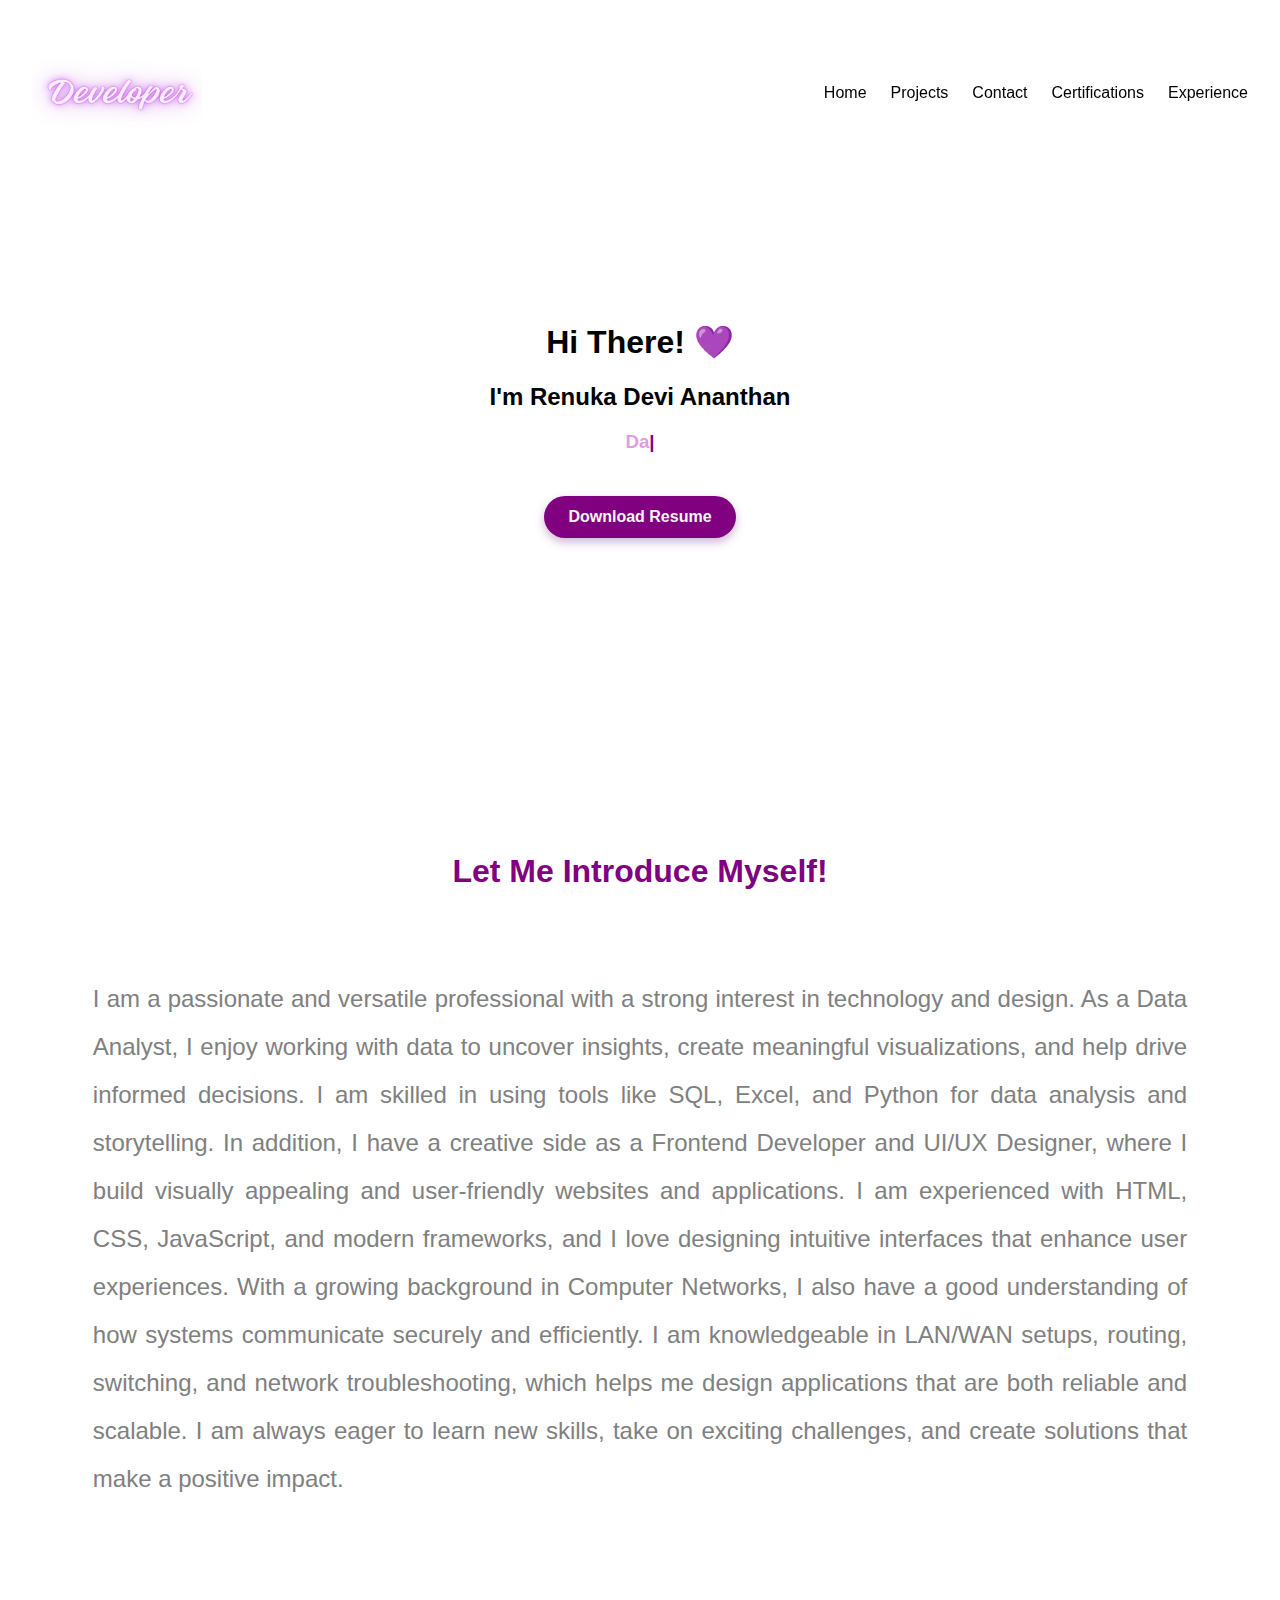
<file: index.html>
<!DOCTYPE html>
<html lang="en">
<head>
  <meta charset="UTF-8" />
  <meta name="viewport" content="width=device-width, initial-scale=1.0" />
  <link rel="icon" type="image/png" href="avatar.png">
  <title>Renuka Devi Ananthan - Portfolio</title>
  <link rel="stylesheet" href="style.css" />
</head>
<body>
  <nav class="navbar">
    <div class="logo">
      <img src="logo.png" alt="" height="150px" width="170px">
    </div>
    <input type="checkbox" id="menu-toggle">
    <label for="menu-toggle" class="menu-icon">
      <span class="bar"></span>
      <span class="bar"></span>
      <span class="bar"></span>
    </label>
  

    <ul class="nav-links">
      <li><a href="index.html">Home</a></li>
      <li><a href="projects.html">Projects</a></li>
      <li><a href="Contact.html">Contact</a></li>
      <li><a href="certifications.html">Certifications</a></li>
      <li><a href="experience.html">Experience</a></li>
    </ul>
  </nav>
  
  <section class="hero" data-aos="fade-up">
    <div class="hero-text">
      <h1>Hi There! <span class="wave">💜</span></h1>
      <h2>I'm <span class="highlight">Renuka Devi Ananthan</span></h2>
      <h3><span class="typed-text"></span><span class="cursor">|</span></h3>
      <a href="Renuka Devi - Data Analyst.pdf" download class="download-btn">Download Resume</a>
    </div>
  </section>
  <section class="about" data-aos="fade-up">
    <h2>Let Me Introduce Myself!</h2>
    <p> I am a passionate and versatile professional with a strong interest in technology and design. As a Data Analyst, I enjoy working with data to uncover insights, create meaningful visualizations, and help drive informed decisions. I am skilled in using tools like SQL, Excel, and Python for data analysis and storytelling.

      In addition, I have a creative side as a Frontend Developer and UI/UX Designer, where I build visually appealing and user-friendly websites and applications. I am experienced with HTML, CSS, JavaScript, and modern frameworks, and I love designing intuitive interfaces that enhance user experiences.
      
      With a growing background in Computer Networks, I also have a good understanding of how systems communicate securely and efficiently. I am knowledgeable in LAN/WAN setups, routing, switching, and network troubleshooting, which helps me design applications that are both reliable and scalable.
      
      I am always eager to learn new skills, take on exciting challenges, and create solutions that make a positive impact.</p>
  </section>

  <script src="https://unpkg.com/aos@2.3.1/dist/aos.js"></script>
  <script>
    AOS.init();

    const textArray = ["Data Analyst", "Technical Trainer", "FrontEnd Developer", "Network Enthusiast", "UI/UX Designer"];
    let index = 0, charIndex = 0;
    const typedText = document.querySelector(".typed-text");

    function type() {
      if (charIndex < textArray[index].length) {
        typedText.textContent += textArray[index].charAt(charIndex);
        charIndex++;
        setTimeout(type, 100);
      } else {
        setTimeout(erase, 1500);
      }
    }

    function erase() {
      if (charIndex > 0) {
        typedText.textContent = textArray[index].substring(0, charIndex - 1);
        charIndex--;
        setTimeout(erase, 50);
      } else {
        index = (index + 1) % textArray.length;
        setTimeout(type, 200);
      }
    }

    document.addEventListener("DOMContentLoaded", () => {
      setTimeout(type, 500);
    });
  </script>
</body>
</html>
</file>
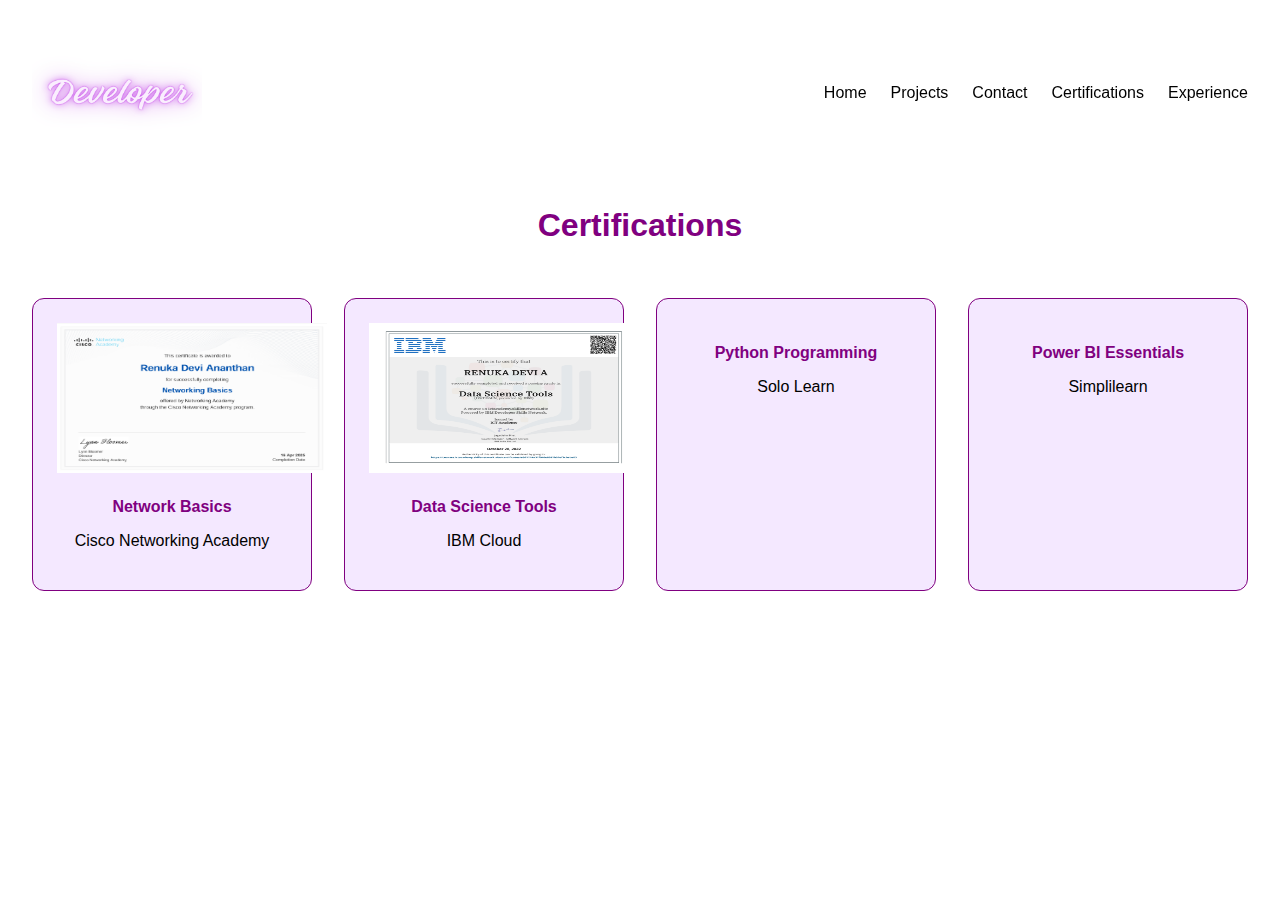
<file: certifications.html>
<!DOCTYPE html>
<html lang="en">
<head>
  <meta charset="UTF-8">
  <meta name="viewport" content="width=device-width, initial-scale=1.0">
  <link rel="icon" type="image/png" href="avatar.png">
  <title>Certifications - Renuka Devi Ananthan</title>
  <link rel="stylesheet" href="style.css">
  <style>
    
  </style>
</head>
<body>
  <nav class="navbar">
    <div class="logo">
      <img src="logo.png" alt="" height="150px" width="170px">
    </div>
    <input type="checkbox" id="menu-toggle">
    <label for="menu-toggle" class="menu-icon">
      <span class="bar"></span>
      <span class="bar"></span>
      <span class="bar"></span>
    </label>
  

    <ul class="nav-links">
      <li><a href="index.html">Home</a></li>
      <li><a href="projects.html">Projects</a></li>
      <li><a href="Contact.html">Contact</a></li>
      <li><a href="certifications.html">Certifications</a></li>
      <li><a href="experience.html">Experience</a></li>
    </ul>
  </nav>

  <section class="content">
    <h1>Certifications</h1>
    <div class="certifications-container">
      <div class="certification-badge">
        <img src="cert1.png" alt="" class="cert" height="150px" width="270px">
        <h4>Network Basics</h4>
        <p>Cisco Networking Academy</p>
      </div>
      <div class="certification-badge">
        <img src="cert2.png" alt="" class="cert" height="150px" width="270px">
        <h4>Data Science Tools</h4>
        <p>IBM Cloud</p>
      </div>
      <div class="certification-badge">
        <h4>Python Programming</h4>
        <p>Solo Learn</p>
      </div>
      <div class="certification-badge">
        <h4>Power BI Essentials</h4>
        <p>Simplilearn</p>
      </div>
    </div>
  </section>
</body>
</html>
</file>
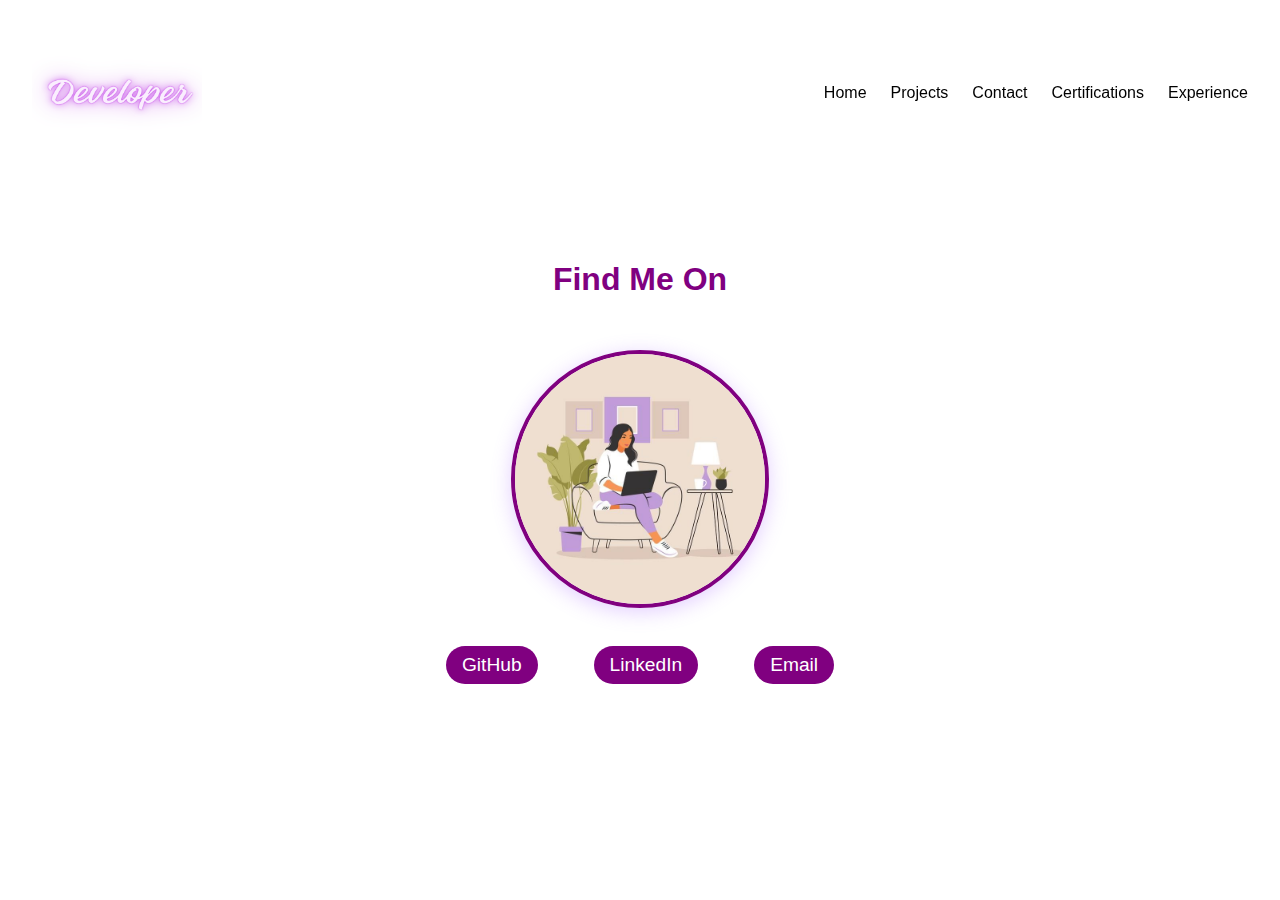
<file: Contact.html>
<!DOCTYPE html>
<html lang="en">
<head>
  <meta charset="UTF-8">
  <meta name="viewport" content="width=device-width, initial-scale=1.0">
  <link rel="icon" type="image/png" href="avatar.png">
  <title>Contact - Renuka Devi Ananthan</title>
  <link rel="stylesheet" href="style.css">
</head>
<body>
  <nav class="navbar">
    <div class="logo">
      <img src="logo.png" alt="" height="150px" width="170px">
    </div>
    <input type="checkbox" id="menu-toggle">
    <label for="menu-toggle" class="menu-icon">
      <span class="bar"></span>
      <span class="bar"></span>
      <span class="bar"></span>
    </label>
  

    <ul class="nav-links">
      <li><a href="index.html">Home</a></li>
      <li><a href="projects.html">Projects</a></li>
      <li><a href="Contact.html">Contact</a></li>
      <li><a href="certifications.html">Certifications</a></li>
      <li><a href="experience.html">Experience</a></li>
    </ul>
  </nav>

  <section class="find-me" data-aos="zoom-in">
    <h2>Find Me On</h2>
    <br><br>
    <img src="avatar2.jpg" alt="find" class="avatar">
    <br><br>
    <div class="social-links">
      <a href="https://github.com/Renukadeviananthan14" target="_blank">GitHub</a>
      <a href="https://www.linkedin.com/in/renuka-devi-ananthan-ab104918b/" target="_blank">LinkedIn</a>
      <a href="renukadeviananthan1407@gmail.com" target="_blank">Email</a>
    </div>
  </section>
</body>
</html>
</file>
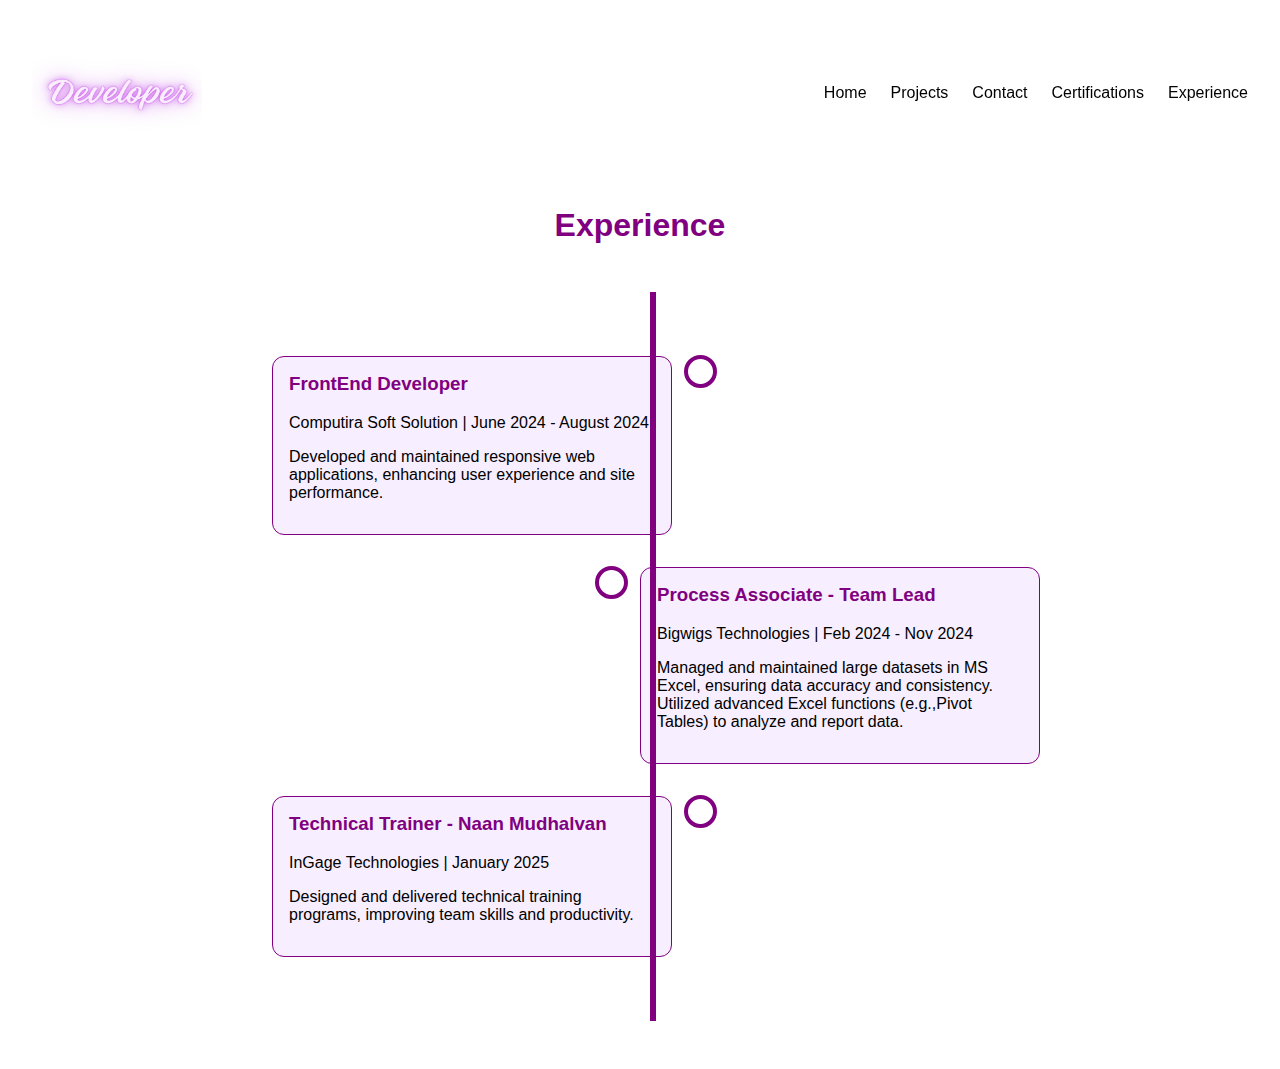
<file: experience.html>
<!-- experience.html -->
<!DOCTYPE html>
<html lang="en">
<head>
  <meta charset="UTF-8">
  <meta name="viewport" content="width=device-width, initial-scale=1.0">
  <link rel="icon" type="image/png" href="avatar.png">
  <title>Experience - Renuka Devi Ananthan</title>
  <link rel="stylesheet" href="style.css">
</head>

<body>
  <nav class="navbar">
    <div class="logo">
      <img src="logo.png" alt="" height="150px" width="170px">
    </div>
    <input type="checkbox" id="menu-toggle">
    <label for="menu-toggle" class="menu-icon">
      <span class="bar"></span>
      <span class="bar"></span>
      <span class="bar"></span>
    </label>
  

    <ul class="nav-links">
      <li><a href="index.html">Home</a></li>
      <li><a href="projects.html">Projects</a></li>
      <li><a href="Contact.html">Contact</a></li>
      <li><a href="certifications.html">Certifications</a></li>
      <li><a href="experience.html">Experience</a></li>
    </ul>
  </nav>

  <section class="content">
    <h1>Experience</h1>

    <div class="timeline">

      <div class="timeline-item">
        <div class="timeline-content">
          <h3>FrontEnd Developer</h3>
          <p>Computira Soft Solution | June 2024 - August 2024</p>
          <p>Developed and maintained responsive web applications, enhancing user experience and site performance.</p>
        </div>
      </div>

      <div class="timeline-item right">
        <div class="timeline-content">
          <h3>Process Associate - Team Lead</h3>
          <p>Bigwigs Technologies | Feb 2024 - Nov 2024</p>
          <p>Managed and maintained large datasets in MS Excel, ensuring data accuracy and
            consistency.
            Utilized advanced Excel functions (e.g.,Pivot Tables) to analyze and report data.</p>
        </div>
      </div>

      <div class="timeline-item">
        <div class="timeline-content">
          <h3>Technical Trainer - Naan Mudhalvan</h3>
          <p>InGage Technologies | January 2025</p>
          <p>Designed and delivered technical training programs, improving team skills and productivity.</p>
        </div>
      </div>

    </div>
  </section>
</body>
</html>
</file>
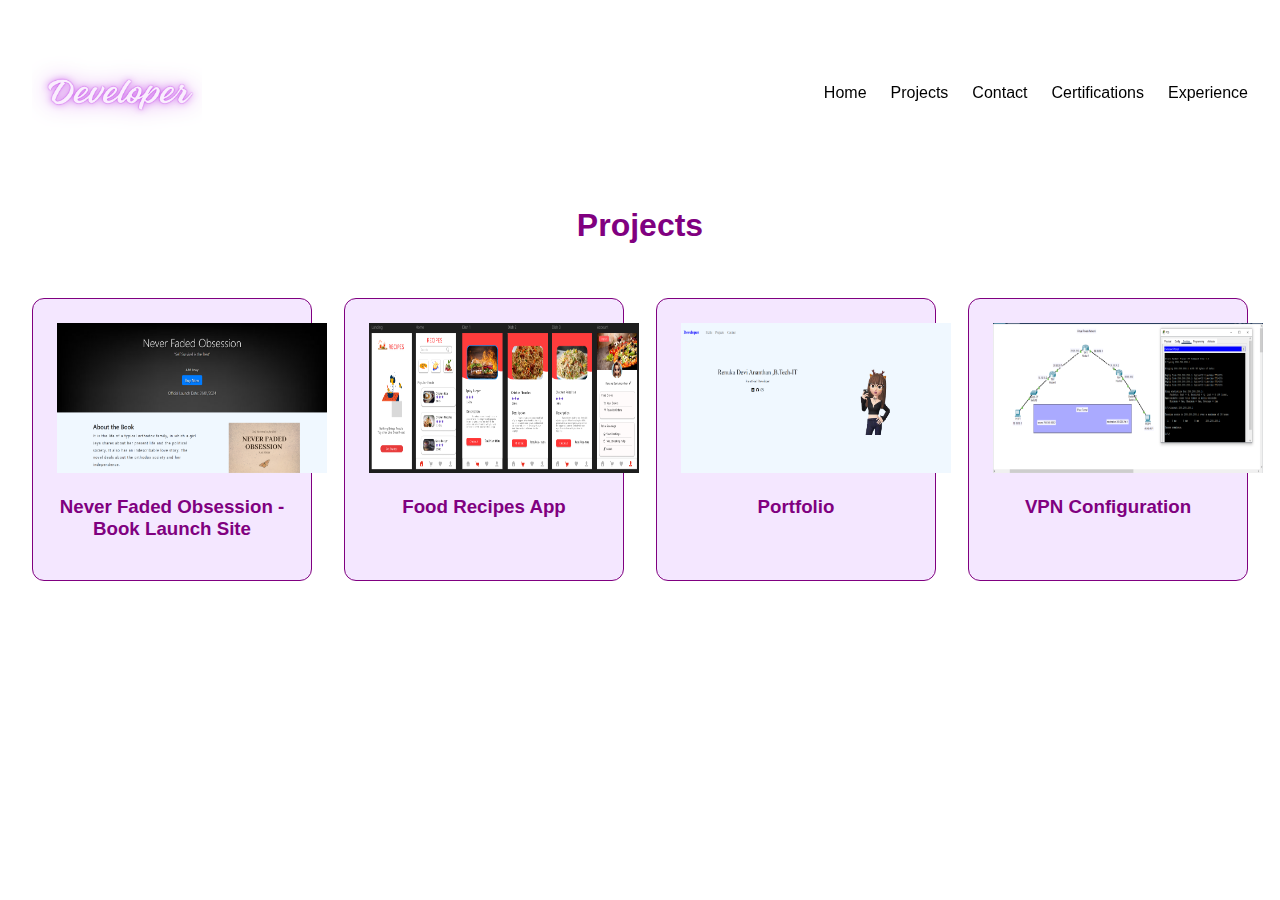
<file: projects.html>
<!DOCTYPE html>
<html lang="en">
<head>
  <meta charset="UTF-8">
  <meta name="viewport" content="width=device-width, initial-scale=1.0">
  <link rel="icon" type="image/png" href="avatar.png">
  <title>Projects - Renuka Devi Ananthan</title>
  <link rel="stylesheet" href="style.css">
  <style>
    
  </style>
</head>
<body>
  <nav class="navbar">
    <div class="logo">
      <img src="logo.png" alt="" height="150px" width="170px">
    </div>
    <input type="checkbox" id="menu-toggle">
    <label for="menu-toggle" class="menu-icon">
      <span class="bar"></span>
      <span class="bar"></span>
      <span class="bar"></span>
    </label>
  

    <ul class="nav-links">
      <li><a href="index.html">Home</a></li>
      <li><a href="projects.html">Projects</a></li>
      <li><a href="Contact.html">Contact</a></li>
      <li><a href="certifications.html">Certifications</a></li>
      <li><a href="experience.html">Experience</a></li>
    </ul>
  </nav>

  <section class="content">
    <h1>Projects</h1>
    <div class="projects-container">
      <div class="project-card">
        <img src="pro2.png" alt="" class="pro" height="150px" width="270px">
        <a href="https://never-faded-obsession-jessy.vercel.app/"><h3>Never Faded Obsession - Book Launch Site</h3></a>
        <p></p>
      </div>
      <div class="project-card">
        <img src="pro3.png" alt="" class="pro" height="150px" width="270px">
        <h3>Food Recipes App</h3>
        <p></p>
      </div>
      <div class="project-card">
        <img src="pro4.png" alt="" class="pro" height="150px" width="270px">
        <h3>Portfolio</h3>
        <p></p>
      </div>
      <div class="project-card">
        <img src="pro5.png" alt="" class="pro" height="150px" width="270px">
        <h3>VPN Configuration</h3>
        <p></p>
      </div>
    </div>
  </section>
</body>
</html>
</file>
<file: style.css>
html {
    scroll-behavior: smooth;
  }

  body {
    margin: 0;
    font-family: 'Segoe UI', sans-serif;
    background-color: white;
    color: black;
    transition: background 0.3s, color 0.3s;
   
  }
  .content h1{
    text-align: center;
  }
  .navbar {
    background-color: transparent;
    backdrop-filter: blur(10px);
    display: flex;
    justify-content: space-between;
    align-items: center;
    padding: 1rem 2rem;
    position: relative;
    top: 0;
    z-index: 1000;
  }
  .nav-links {
    list-style: none;
    display: flex;
    gap: 1.5rem;
  }
  .nav-links li a:hover::after {
    width: 100%;
  }
  .nav-links li a {
    color: inherit;
    text-decoration: none;
    position: relative;
  }
  .nav-links li a::after {
    content: '';
    width: 0;
    height: 2px;
    background: purple;
    position: absolute;
    left: 0;
    bottom: -4px;
    transition: width 0.3s;
  }
  
  /* Hamburger menu icon */
  .menu-icon {
    display: none;
    cursor: pointer;
    flex-direction: column;
    gap: 5px;
  }
  
  .bar {
    width: 25px;
    height: 3px;
    background-color: purple;
    transition: 0.4s;
  }
  #menu-toggle {
    display: none;
  }
  @media (max-width: 768px) {
    .menu-icon {
      display: flex;
    }
  
    .nav-links {
      position: absolute;
      top: 70px;
      right: 30px;
      background:plum;
      flex-direction: column;
      width: 200px;
      border-radius: 8px;
      display: none;
      padding: 10px;
    }
  
    .nav-links li {
      margin: 10px 0;
    }
  
    #menu-toggle:checked + .menu-icon + .nav-links {
      display: flex;
    }
  }
  
  /* Smooth open/close effect */
  .nav-links,
  .menu-icon {
    transition: all 0.3s ease-in-out;
  }
  
  
  .content h1{
    color: purple;
  }
  .hero-text {
    flex: 1;
    min-width: 300px;
    text-align: center;
    padding: 1rem;
    margin-top: 100px;
  }
  .about h2 {
    margin: 7%;
    color: purple;
    font-size: xx-large;
}
.hero{
  margin-bottom: 150px;
}
.about p{
    margin: 5%;
    font-size: x-large;
    line-height: 3rem;
    color: gray;
    justify-content: baseline;
    text-align: justify;
}

  .avatar {
    width: 250px;
    height: 250px;
    border-radius: 50%;
    border: 4px solid purple;
    object-fit: cover;
    box-shadow: 0 4px 20px rgba(162, 96, 255, 0.3);
    transition: transform 0.3s ease-in-out;
  }

  .avatar:hover {
    transform: scale(1.05);
  }

  .cursor {
    display: inline-block;
    color: purple;
    animation: blink 0.7s infinite;
  }

  @keyframes blink {
    0%, 100% { opacity: 1; }
    50% { opacity: 0; }
  }

  .download-btn {
    background: purple;
    color: whitesmoke;
    padding: 0.75rem 1.5rem;
    border-radius: 30px;
    text-decoration: none;
    font-weight: bold;
    box-shadow: 0 4px 10px rgba(132, 72, 145, 0.4);
    transition: all 0.3s ease;
    display: inline-block;
    margin-top: 1.5rem;
  }
  .typed-text{
    color: plum;
  }

  .download-btn:hover {
    background: purple;
    transform: translateY(-3px);
  }

  .about, .find-me {
    text-align: center;
    padding: 4rem 2rem;
  }

  .social-links a {
    color: purple;
    margin: 0 1rem;
    text-decoration: none;
    font-size: 1.2rem;
  }

  .social-links a:hover {
    text-decoration: underline;
  }
  
  .projects-container {
    display: grid;
    grid-template-columns: repeat(auto-fit, minmax(250px, 2fr));
    gap: 2rem;
    padding: 2rem;
  }

  .project-card {
    background: rgba(146, 21, 255, 0.1);
    border: 1px solid purple;
    padding: 1.5rem;
    border-radius: 12px;
    text-align: center;
    transition: transform 0.3s;
  }

  .project-card:hover {
    transform: translateY(-10px);
    background: rgba(157, 20, 255, 0.2);
  }
  .project-card a{
    text-decoration: none;
  }
  .project-card h3 {
    margin-bottom: 1rem;
    color: purple;
  }

  .project-card p {
    font-size: 0.95rem;
  }
  .certifications-container {
    display: grid;
    grid-template-columns: repeat(auto-fit, minmax(200px, 1fr));
    gap: 2rem;
    padding: 2rem;
  }

  .certification-badge {
    background: rgba(147, 31, 255, 0.1);
    border: 1px solid purple;
    padding: 1.5rem;
    border-radius: 12px;
    text-align: center;
    transition: background 0.3s;
  }

  .certification-badge:hover {
    background: rgba(133, 38, 180, 0.2);
  }

  .certification-badge h4 {
    color: purple;
    margin-bottom: 0.5rem;
  }
  /* Timeline container */
.timeline {
    position: relative;
    max-width: 800px;
    margin: 3rem auto;
    padding: 3rem;
  }
  
  /* Timeline vertical line */
  .timeline::after {
    content: '';
    position: absolute;
    width: 6px;
    background-color: purple;
    top: 0;
    bottom: 0;
    left: 50%;
    margin-left: 10px;
  }
  
  /* Timeline items */
  .timeline-item {
    padding: 1rem 2rem;
    position: relative;
    width: 50%;
    left: 0;
  }
  
  /* Items on the right */
  .timeline-item.right {
    left: 46%;
  }
  
  /* Circle marker */
  .timeline-item::after {
    content: '';
    position: absolute;
    width: 25px;
    height: 25px;
    right: -13px;
    background-color: white;
    border: 4px solid purple;
    top: 15px;
    border-radius: 50%;
    z-index: 1;
  }
  
  /* Marker for right side */
  .timeline-item.right::after {
    left: -13px;
  }
  
  /* Content box */
  .timeline-content {
    padding: 1rem;
    background: rgba(178, 90, 255, 0.1);
    border: 1px solid purple;
    border-radius: 12px;
  }
  
  /* Headings inside content */
  .timeline-content h3 {
    margin-top: 0;
    color: purple;
  }
  .find-me {
    text-align: center;
    padding: 3rem 1rem;
  }
  
  .find-me h2 {
    font-size: 2rem;
    color: purple;
    margin-bottom: 1rem;
  }
  
  .social-links {
    display: flex;
    justify-content: center;
    gap: 1.5rem;
    margin-top: 1rem;
  }
  .social-links a {
    color: white;
    text-decoration: none;
    background: purple;
    padding: 0.5rem 1rem;
    border-radius: 20px;
    transition: background 0.3s;
  }
  
  .social-links a:hover {
    background: plum;
  }  

  @media (max-width: 768px) {
    .timeline::after {
      left: 20px;
    }
  
    .timeline-item {
      width: 250px;
      padding-left: 60px;
      padding-right: 25px;
    }
  
    .timeline-item.right {
      left: 0%;
    }
  
    .timeline-item::after,
    .timeline-item.right::after {
      left: 0;
    }
    .about p{
      text-align: justify;
      font-size: 1rem;
      line-height: 30px;
    }
    .pro{
      height: 160px;
      width: 190px;
    }
    .cert{
      height: 160px;
      width: 190px;
    }
  }
</file>
